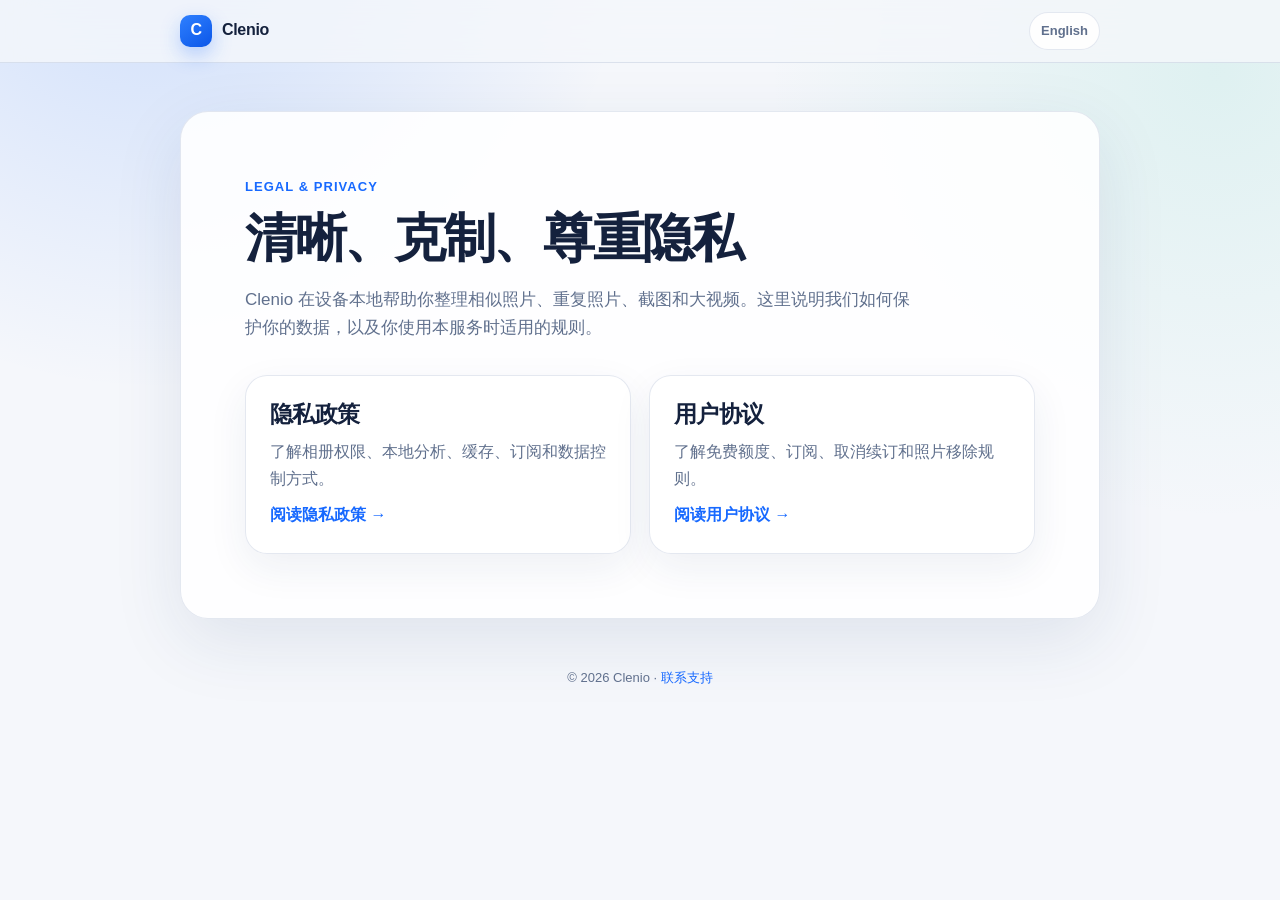
<file: index.html>
<!doctype html><html lang="zh-CN"><head>  <meta charset="utf-8">  <meta name="viewport" content="width=device-width, initial-scale=1, viewport-fit=cover">  <meta name="description" content="Clenio 隐私政策与用户协议">  <meta name="theme-color" content="#1769ff">  <title>Clenio · 法律与隐私</title>  <link rel="stylesheet" href="./styles.css"></head><body>  <header class="site-header">    <div class="header-inner">      <a class="brand" href="./"><span class="brand-mark">C</span>Clenio</a>      <a class="language" href="./en/" lang="en">English</a>    </div>  </header>  <main>    <article class="document">      <p class="eyebrow">Legal &amp; Privacy</p>      <h1>清晰、克制、尊重隐私</h1>      <p class="summary">Clenio 在设备本地帮助你整理相似照片、重复照片、截图和大视频。这里说明我们如何保护你的数据，以及你使用本服务时适用的规则。</p>      <div class="home-grid">        <a class="home-card" href="./privacy/">          <h2>隐私政策</h2>          <p>了解相册权限、本地分析、缓存、订阅和数据控制方式。</p>          <span>阅读隐私政策 →</span>        </a>        <a class="home-card" href="./terms/">          <h2>用户协议</h2>          <p>了解免费额度、订阅、取消续订和照片移除规则。</p>          <span>阅读用户协议 →</span>        </a>      </div>    </article>  </main>  <footer>© 2026 Clenio · <a href="mailto:fei316411@gmail.com">联系支持</a></footer></body></html>
</file>
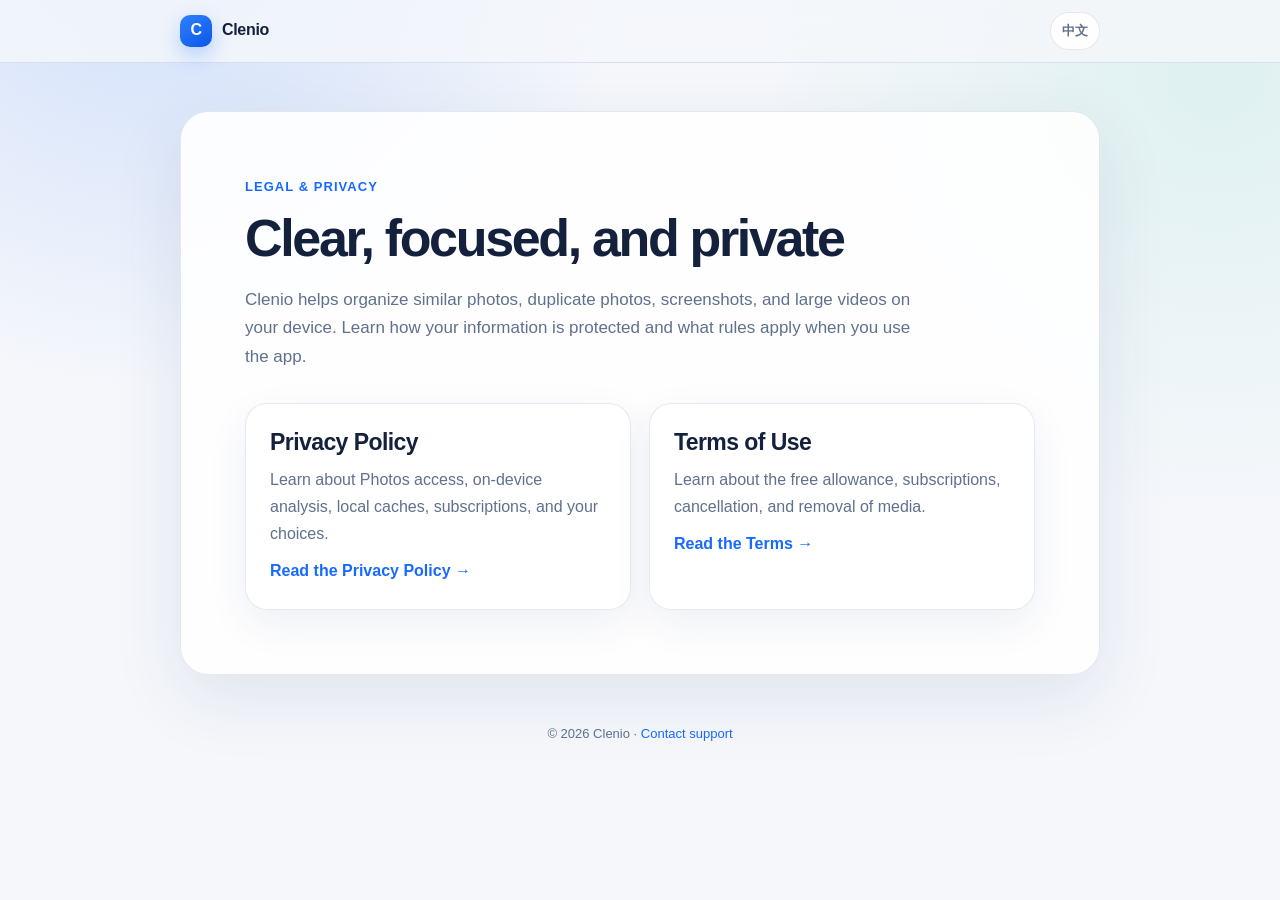
<file: en/index.html>
<!doctype html><html lang="en"><head>  <meta charset="utf-8">  <meta name="viewport" content="width=device-width, initial-scale=1, viewport-fit=cover">  <meta name="description" content="Clenio Privacy Policy and Terms of Use">  <meta name="theme-color" content="#1769ff">  <title>Clenio · Legal &amp; Privacy</title>  <link rel="stylesheet" href="../styles.css"></head><body>  <header class="site-header"><div class="header-inner"><a class="brand" href="./"><span class="brand-mark">C</span>Clenio</a><a class="language" href="../" lang="zh-CN">中文</a></div></header>  <main><article class="document">    <p class="eyebrow">Legal &amp; Privacy</p>    <h1>Clear, focused, and private</h1>    <p class="summary">Clenio helps organize similar photos, duplicate photos, screenshots, and large videos on your device. Learn how your information is protected and what rules apply when you use the app.</p>    <div class="home-grid">      <a class="home-card" href="../privacy/en/"><h2>Privacy Policy</h2><p>Learn about Photos access, on-device analysis, local caches, subscriptions, and your choices.</p><span>Read the Privacy Policy →</span></a>      <a class="home-card" href="../terms/en/"><h2>Terms of Use</h2><p>Learn about the free allowance, subscriptions, cancellation, and removal of media.</p><span>Read the Terms →</span></a>    </div>  </article></main>  <footer>© 2026 Clenio · <a href="mailto:fei316411@gmail.com">Contact support</a></footer></body></html>
</file>
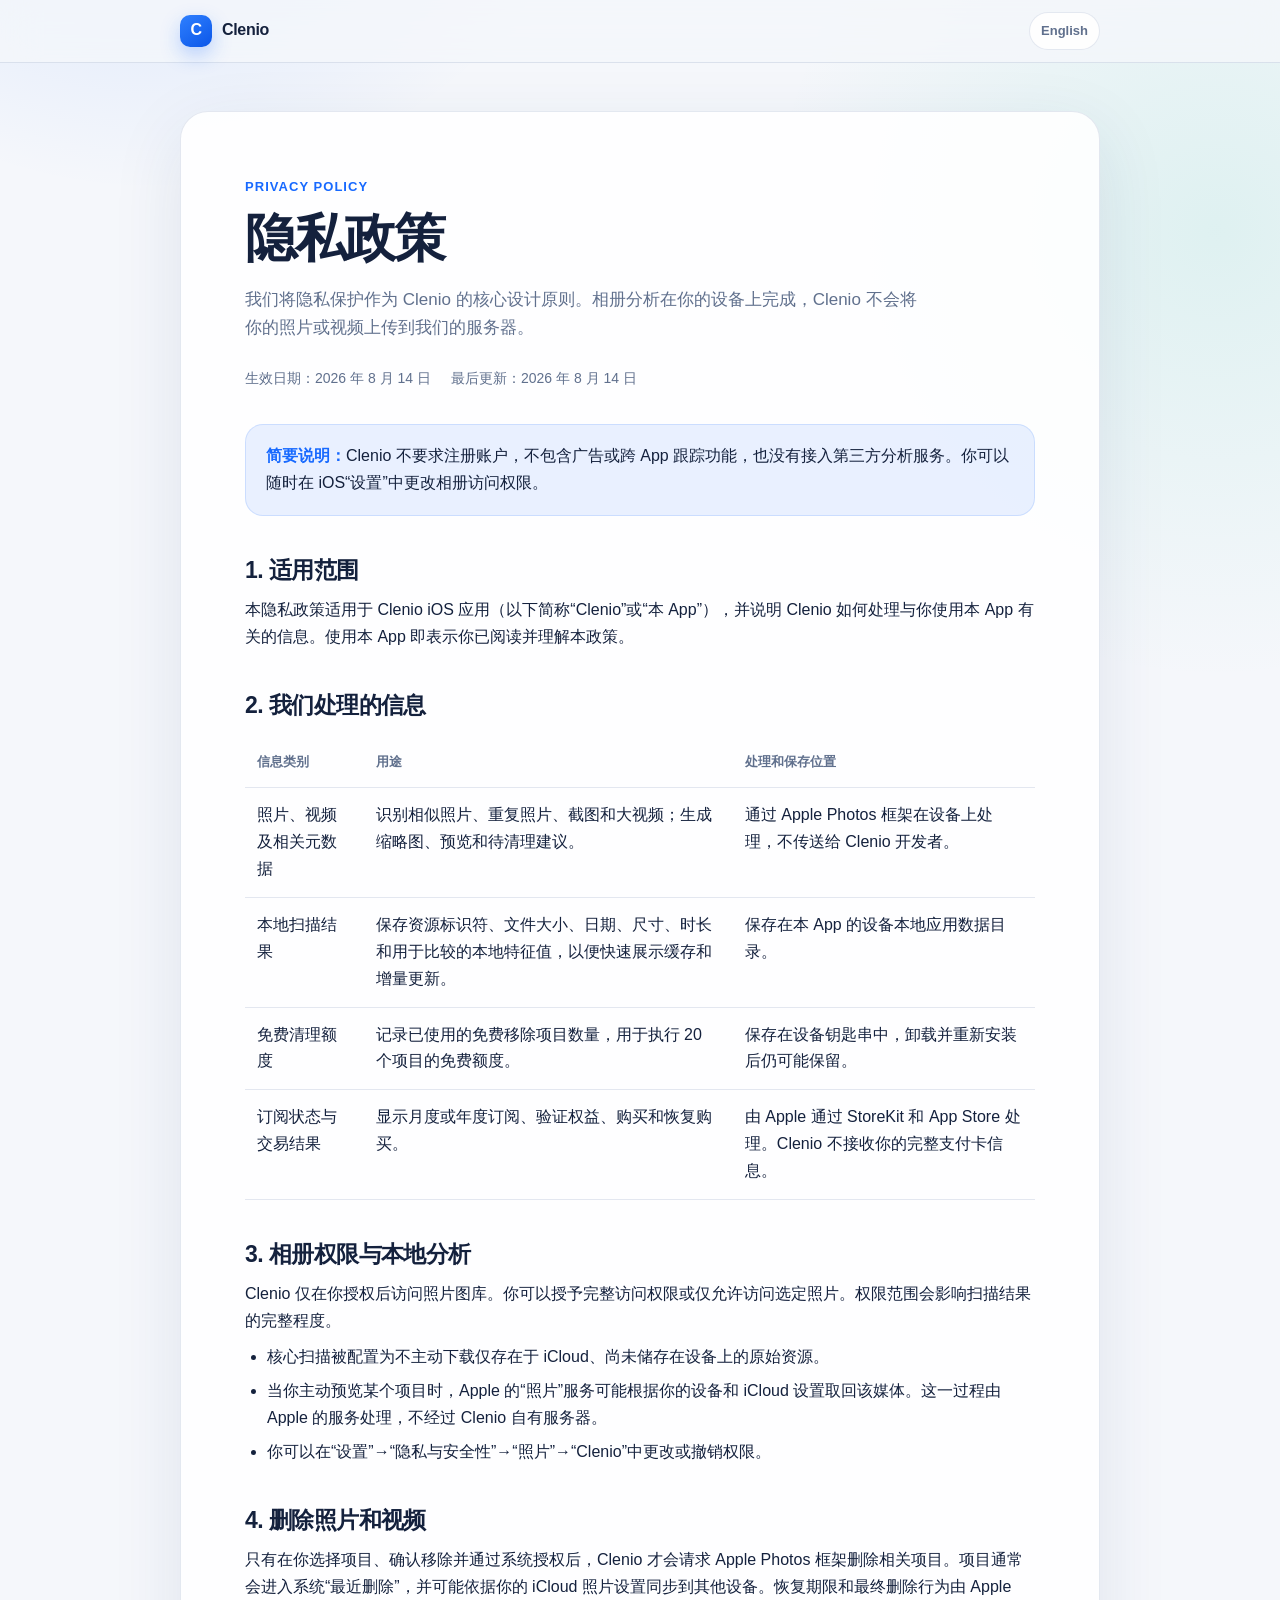
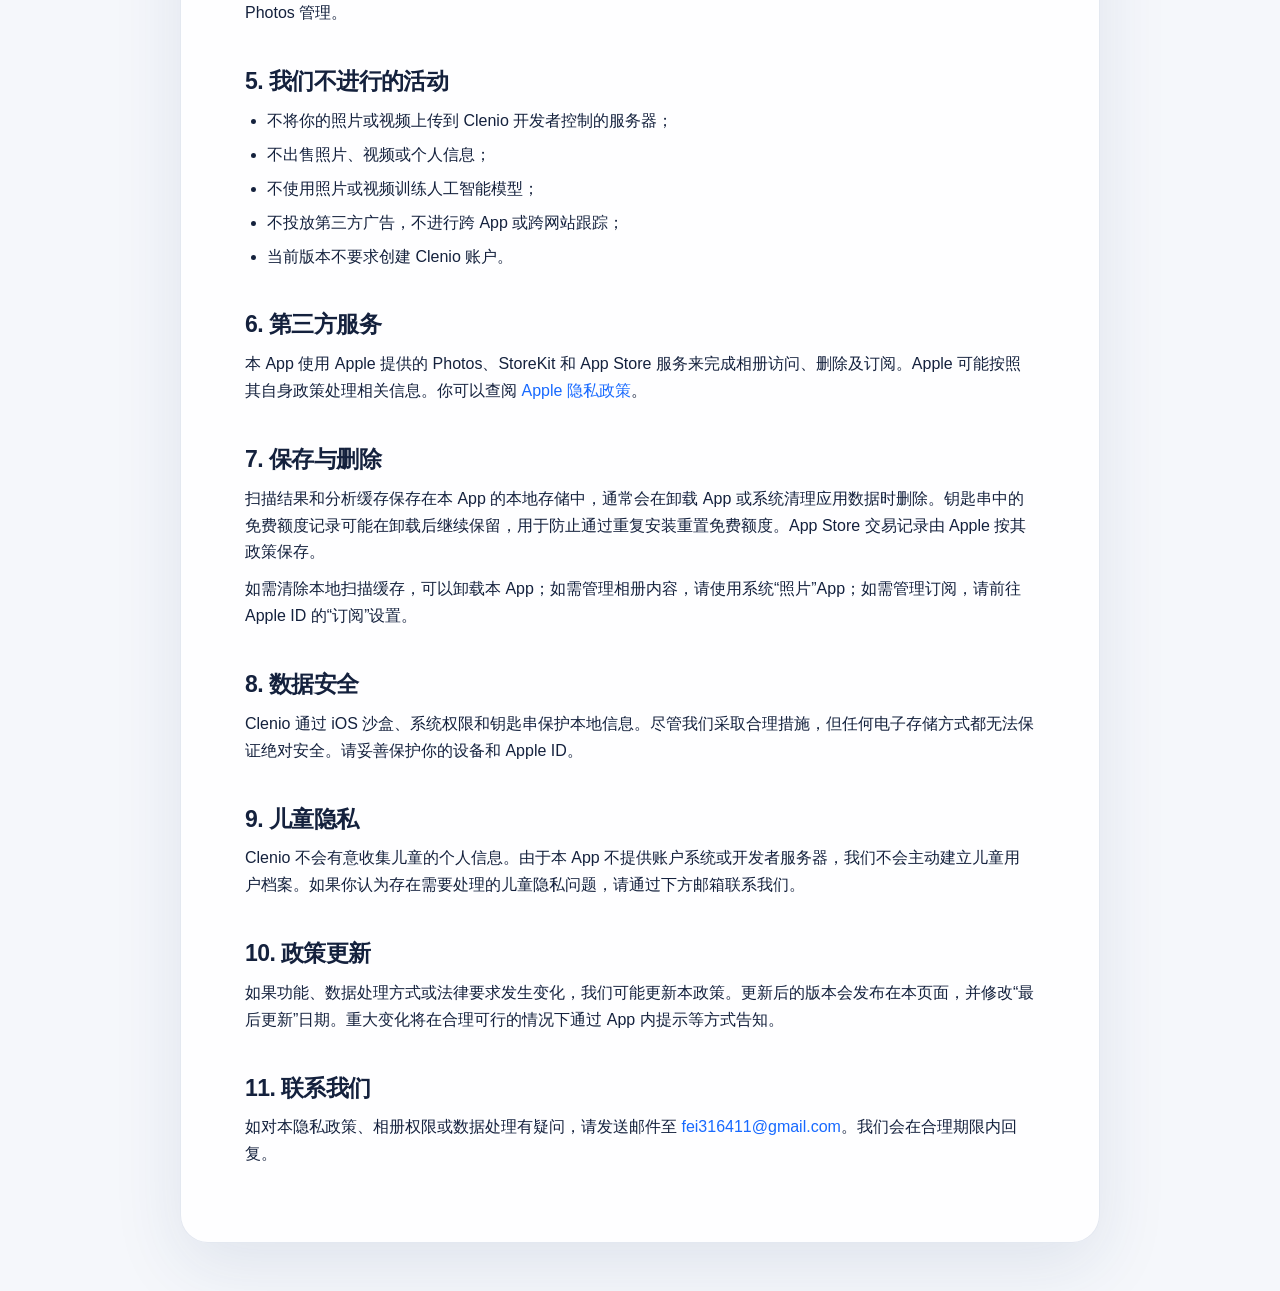
<file: privacy/index.html>
<!doctype html><html lang="zh-CN"><head>  <meta charset="utf-8">  <meta name="viewport" content="width=device-width, initial-scale=1, viewport-fit=cover">  <meta name="description" content="Clenio 隐私政策">  <meta name="theme-color" content="#1769ff">  <title>Clenio 隐私政策</title>  <link rel="stylesheet" href="../styles.css"></head><body>  <header class="site-header"><div class="header-inner"><a class="brand" href="../"><span class="brand-mark">C</span>Clenio</a><a class="language" href="./en/" lang="en">English</a></div></header>  <main><article class="document">    <p class="eyebrow">Privacy Policy</p>    <h1>隐私政策</h1>    <p class="summary">我们将隐私保护作为 Clenio 的核心设计原则。相册分析在你的设备上完成，Clenio 不会将你的照片或视频上传到我们的服务器。</p>    <div class="meta"><span>生效日期：2026 年 8 月 14 日</span><span>最后更新：2026 年 8 月 14 日</span></div>    <div class="notice"><strong>简要说明：</strong>Clenio 不要求注册账户，不包含广告或跨 App 跟踪功能，也没有接入第三方分析服务。你可以随时在 iOS“设置”中更改相册访问权限。</div>    <section><h2>1. 适用范围</h2><p>本隐私政策适用于 Clenio iOS 应用（以下简称“Clenio”或“本 App”），并说明 Clenio 如何处理与你使用本 App 有关的信息。使用本 App 即表示你已阅读并理解本政策。</p></section>    <section><h2>2. 我们处理的信息</h2>      <div class="table-wrap"><table><thead><tr><th>信息类别</th><th>用途</th><th>处理和保存位置</th></tr></thead><tbody>        <tr><td>照片、视频及相关元数据</td><td>识别相似照片、重复照片、截图和大视频；生成缩略图、预览和待清理建议。</td><td>通过 Apple Photos 框架在设备上处理，不传送给 Clenio 开发者。</td></tr>        <tr><td>本地扫描结果</td><td>保存资源标识符、文件大小、日期、尺寸、时长和用于比较的本地特征值，以便快速展示缓存和增量更新。</td><td>保存在本 App 的设备本地应用数据目录。</td></tr>        <tr><td>免费清理额度</td><td>记录已使用的免费移除项目数量，用于执行 20 个项目的免费额度。</td><td>保存在设备钥匙串中，卸载并重新安装后仍可能保留。</td></tr>        <tr><td>订阅状态与交易结果</td><td>显示月度或年度订阅、验证权益、购买和恢复购买。</td><td>由 Apple 通过 StoreKit 和 App Store 处理。Clenio 不接收你的完整支付卡信息。</td></tr>      </tbody></table></div>    </section>    <section><h2>3. 相册权限与本地分析</h2>      <p>Clenio 仅在你授权后访问照片图库。你可以授予完整访问权限或仅允许访问选定照片。权限范围会影响扫描结果的完整程度。</p>      <ul>        <li>核心扫描被配置为不主动下载仅存在于 iCloud、尚未储存在设备上的原始资源。</li>        <li>当你主动预览某个项目时，Apple 的“照片”服务可能根据你的设备和 iCloud 设置取回该媒体。这一过程由 Apple 的服务处理，不经过 Clenio 自有服务器。</li>        <li>你可以在“设置”→“隐私与安全性”→“照片”→“Clenio”中更改或撤销权限。</li>      </ul>    </section>    <section><h2>4. 删除照片和视频</h2><p>只有在你选择项目、确认移除并通过系统授权后，Clenio 才会请求 Apple Photos 框架删除相关项目。项目通常会进入系统“最近删除”，并可能依据你的 iCloud 照片设置同步到其他设备。恢复期限和最终删除行为由 Apple Photos 管理。</p></section>    <section><h2>5. 我们不进行的活动</h2><ul>      <li>不将你的照片或视频上传到 Clenio 开发者控制的服务器；</li>      <li>不出售照片、视频或个人信息；</li>      <li>不使用照片或视频训练人工智能模型；</li>      <li>不投放第三方广告，不进行跨 App 或跨网站跟踪；</li>      <li>当前版本不要求创建 Clenio 账户。</li>    </ul></section>    <section><h2>6. 第三方服务</h2><p>本 App 使用 Apple 提供的 Photos、StoreKit 和 App Store 服务来完成相册访问、删除及订阅。Apple 可能按照其自身政策处理相关信息。你可以查阅 <a href="https://www.apple.com/legal/privacy/" rel="noopener">Apple 隐私政策</a>。</p></section>    <section><h2>7. 保存与删除</h2><p>扫描结果和分析缓存保存在本 App 的本地存储中，通常会在卸载 App 或系统清理应用数据时删除。钥匙串中的免费额度记录可能在卸载后继续保留，用于防止通过重复安装重置免费额度。App Store 交易记录由 Apple 按其政策保存。</p><p>如需清除本地扫描缓存，可以卸载本 App；如需管理相册内容，请使用系统“照片”App；如需管理订阅，请前往 Apple ID 的“订阅”设置。</p></section>    <section><h2>8. 数据安全</h2><p>Clenio 通过 iOS 沙盒、系统权限和钥匙串保护本地信息。尽管我们采取合理措施，但任何电子存储方式都无法保证绝对安全。请妥善保护你的设备和 Apple ID。</p></section>    <section><h2>9. 儿童隐私</h2><p>Clenio 不会有意收集儿童的个人信息。由于本 App 不提供账户系统或开发者服务器，我们不会主动建立儿童用户档案。如果你认为存在需要处理的儿童隐私问题，请通过下方邮箱联系我们。</p></section>    <section><h2>10. 政策更新</h2><p>如果功能、数据处理方式或法律要求发生变化，我们可能更新本政策。更新后的版本会发布在本页面，并修改“最后更新”日期。重大变化将在合理可行的情况下通过 App 内提示等方式告知。</p></section>    <section><h2>11. 联系我们</h2><p>如对本隐私政策、相册权限或数据处理有疑问，请发送邮件至 <a href="mailto:fei316411@gmail.com">fei316411@gmail.com</a>。我们会在合理期限内回复。</p></section>  </article></main>
</file>
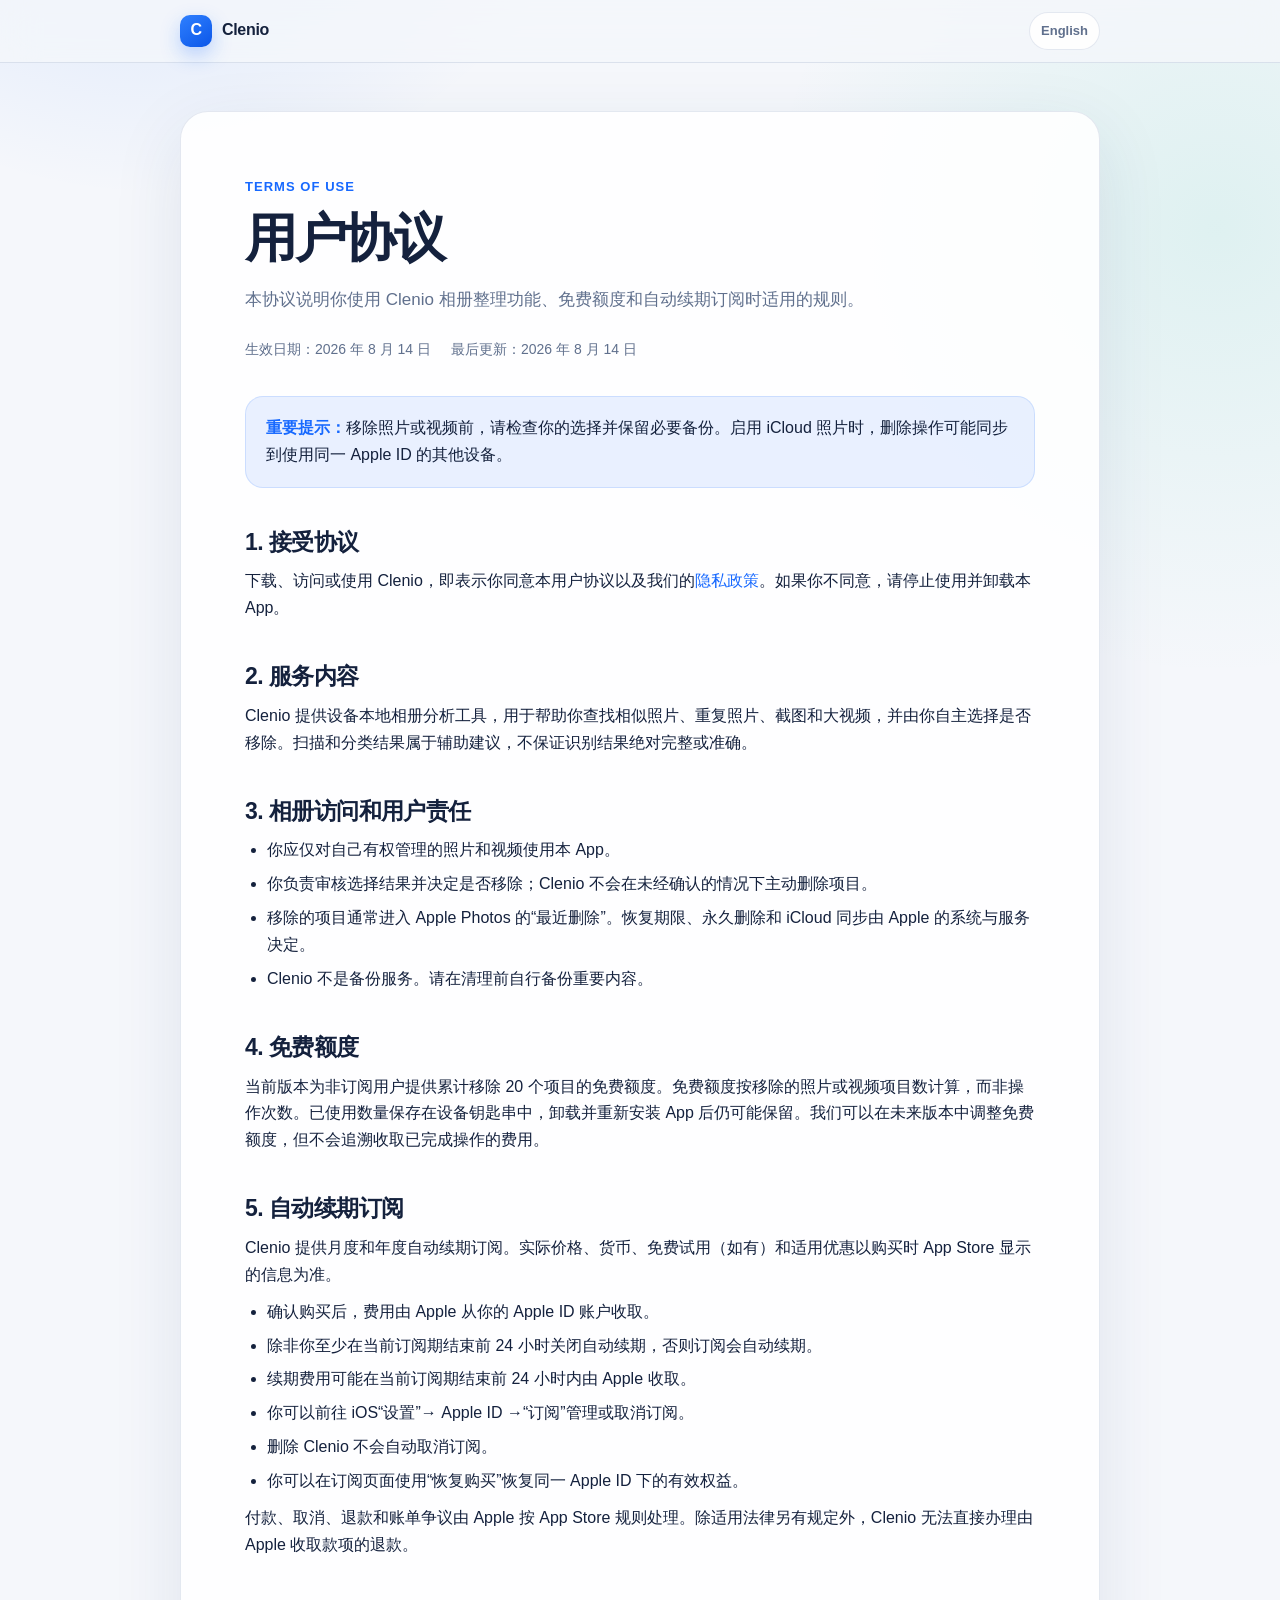
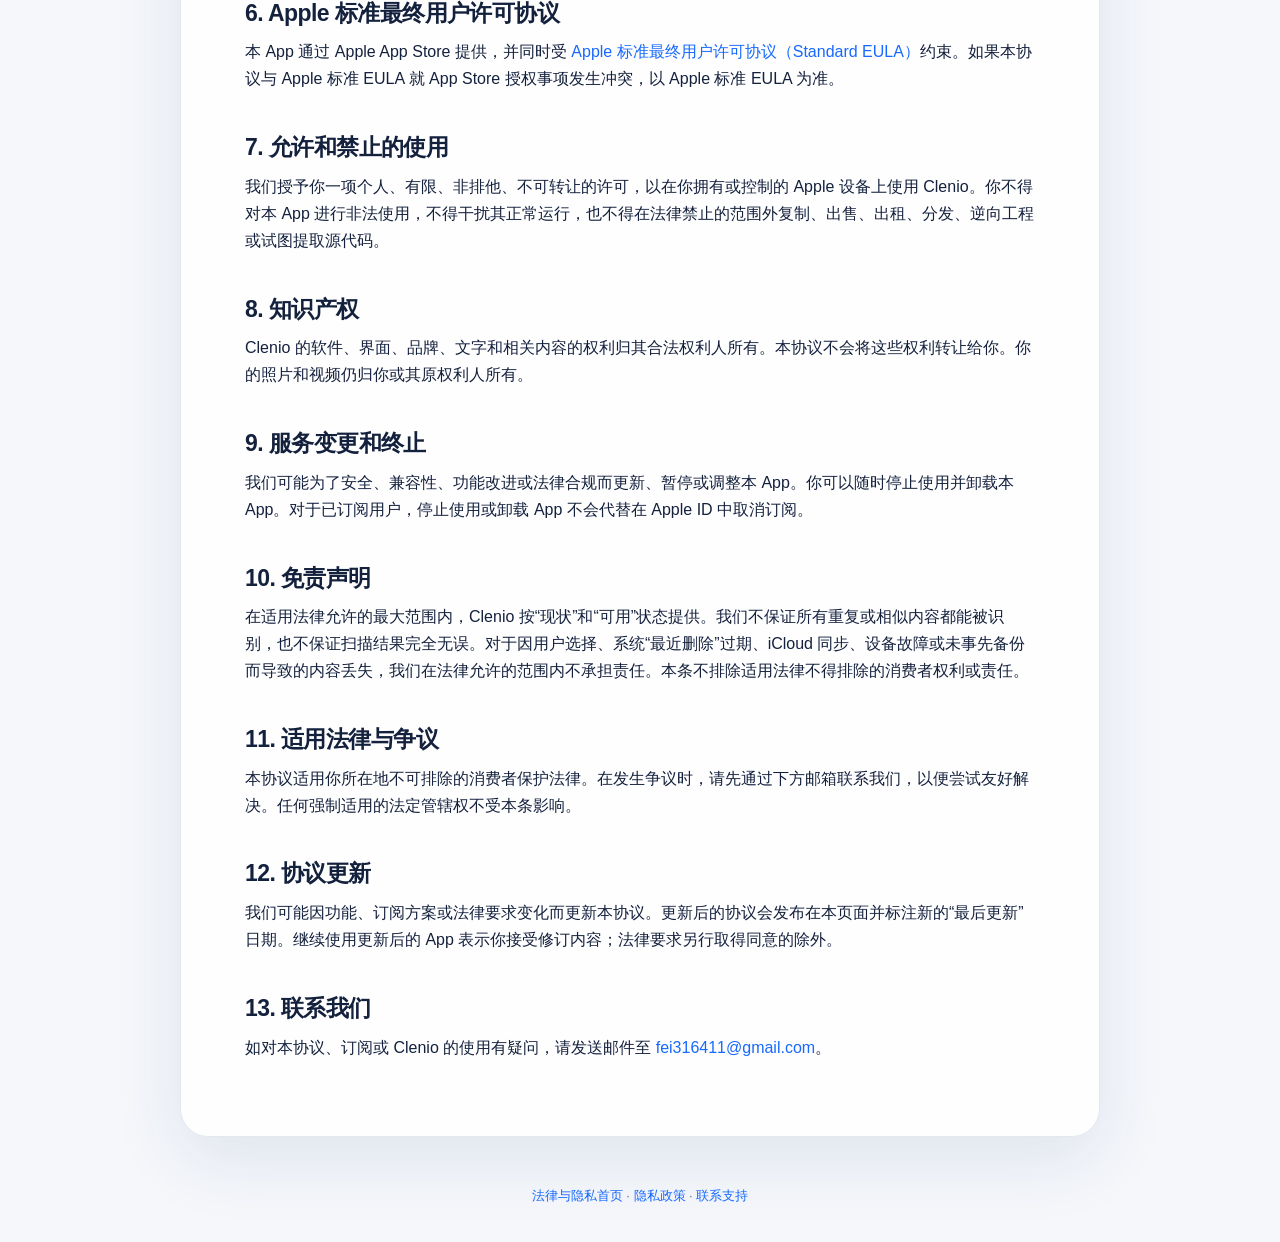
<file: terms/index.html>
<!doctype html><html lang="zh-CN"><head>  <meta charset="utf-8">  <meta name="viewport" content="width=device-width, initial-scale=1, viewport-fit=cover">  <meta name="description" content="Clenio 用户协议">  <meta name="theme-color" content="#1769ff">  <title>Clenio 用户协议</title>  <link rel="stylesheet" href="../styles.css"></head><body>  <header class="site-header"><div class="header-inner"><a class="brand" href="../"><span class="brand-mark">C</span>Clenio</a><a class="language" href="./en/" lang="en">English</a></div></header>  <main><article class="document">    <p class="eyebrow">Terms of Use</p><h1>用户协议</h1>    <p class="summary">本协议说明你使用 Clenio 相册整理功能、免费额度和自动续期订阅时适用的规则。</p>    <div class="meta"><span>生效日期：2026 年 8 月 14 日</span><span>最后更新：2026 年 8 月 14 日</span></div>    <div class="notice"><strong>重要提示：</strong>移除照片或视频前，请检查你的选择并保留必要备份。启用 iCloud 照片时，删除操作可能同步到使用同一 Apple ID 的其他设备。</div>    <section><h2>1. 接受协议</h2><p>下载、访问或使用 Clenio，即表示你同意本用户协议以及我们的<a href="../privacy/">隐私政策</a>。如果你不同意，请停止使用并卸载本 App。</p></section>    <section><h2>2. 服务内容</h2><p>Clenio 提供设备本地相册分析工具，用于帮助你查找相似照片、重复照片、截图和大视频，并由你自主选择是否移除。扫描和分类结果属于辅助建议，不保证识别结果绝对完整或准确。</p></section>    <section><h2>3. 相册访问和用户责任</h2><ul>      <li>你应仅对自己有权管理的照片和视频使用本 App。</li>      <li>你负责审核选择结果并决定是否移除；Clenio 不会在未经确认的情况下主动删除项目。</li>      <li>移除的项目通常进入 Apple Photos 的“最近删除”。恢复期限、永久删除和 iCloud 同步由 Apple 的系统与服务决定。</li>      <li>Clenio 不是备份服务。请在清理前自行备份重要内容。</li>    </ul></section>    <section><h2>4. 免费额度</h2><p>当前版本为非订阅用户提供累计移除 20 个项目的免费额度。免费额度按移除的照片或视频项目数计算，而非操作次数。已使用数量保存在设备钥匙串中，卸载并重新安装 App 后仍可能保留。我们可以在未来版本中调整免费额度，但不会追溯收取已完成操作的费用。</p></section>    <section><h2>5. 自动续期订阅</h2><p>Clenio 提供月度和年度自动续期订阅。实际价格、货币、免费试用（如有）和适用优惠以购买时 App Store 显示的信息为准。</p><ul>      <li>确认购买后，费用由 Apple 从你的 Apple ID 账户收取。</li>      <li>除非你至少在当前订阅期结束前 24 小时关闭自动续期，否则订阅会自动续期。</li>      <li>续期费用可能在当前订阅期结束前 24 小时内由 Apple 收取。</li>      <li>你可以前往 iOS“设置”→ Apple ID →“订阅”管理或取消订阅。</li>      <li>删除 Clenio 不会自动取消订阅。</li>      <li>你可以在订阅页面使用“恢复购买”恢复同一 Apple ID 下的有效权益。</li>    </ul><p>付款、取消、退款和账单争议由 Apple 按 App Store 规则处理。除适用法律另有规定外，Clenio 无法直接办理由 Apple 收取款项的退款。</p></section>    <section><h2>6. Apple 标准最终用户许可协议</h2><p>本 App 通过 Apple App Store 提供，并同时受 <a href="https://www.apple.com/legal/internet-services/itunes/dev/stdeula/" rel="noopener">Apple 标准最终用户许可协议（Standard EULA）</a>约束。如果本协议与 Apple 标准 EULA 就 App Store 授权事项发生冲突，以 Apple 标准 EULA 为准。</p></section>    <section><h2>7. 允许和禁止的使用</h2><p>我们授予你一项个人、有限、非排他、不可转让的许可，以在你拥有或控制的 Apple 设备上使用 Clenio。你不得对本 App 进行非法使用，不得干扰其正常运行，也不得在法律禁止的范围外复制、出售、出租、分发、逆向工程或试图提取源代码。</p></section>    <section><h2>8. 知识产权</h2><p>Clenio 的软件、界面、品牌、文字和相关内容的权利归其合法权利人所有。本协议不会将这些权利转让给你。你的照片和视频仍归你或其原权利人所有。</p></section>    <section><h2>9. 服务变更和终止</h2><p>我们可能为了安全、兼容性、功能改进或法律合规而更新、暂停或调整本 App。你可以随时停止使用并卸载本 App。对于已订阅用户，停止使用或卸载 App 不会代替在 Apple ID 中取消订阅。</p></section>    <section><h2>10. 免责声明</h2><p>在适用法律允许的最大范围内，Clenio 按“现状”和“可用”状态提供。我们不保证所有重复或相似内容都能被识别，也不保证扫描结果完全无误。对于因用户选择、系统“最近删除”过期、iCloud 同步、设备故障或未事先备份而导致的内容丢失，我们在法律允许的范围内不承担责任。本条不排除适用法律不得排除的消费者权利或责任。</p></section>    <section><h2>11. 适用法律与争议</h2><p>本协议适用你所在地不可排除的消费者保护法律。在发生争议时，请先通过下方邮箱联系我们，以便尝试友好解决。任何强制适用的法定管辖权不受本条影响。</p></section>    <section><h2>12. 协议更新</h2><p>我们可能因功能、订阅方案或法律要求变化而更新本协议。更新后的协议会发布在本页面并标注新的“最后更新”日期。继续使用更新后的 App 表示你接受修订内容；法律要求另行取得同意的除外。</p></section>    <section><h2>13. 联系我们</h2><p>如对本协议、订阅或 Clenio 的使用有疑问，请发送邮件至 <a href="mailto:fei316411@gmail.com">fei316411@gmail.com</a>。</p></section>  </article></main>  <footer><a href="../">法律与隐私首页</a> · <a href="../privacy/">隐私政策</a> · <a href="mailto:fei316411@gmail.com">联系支持</a></footer></body></html>
</file>
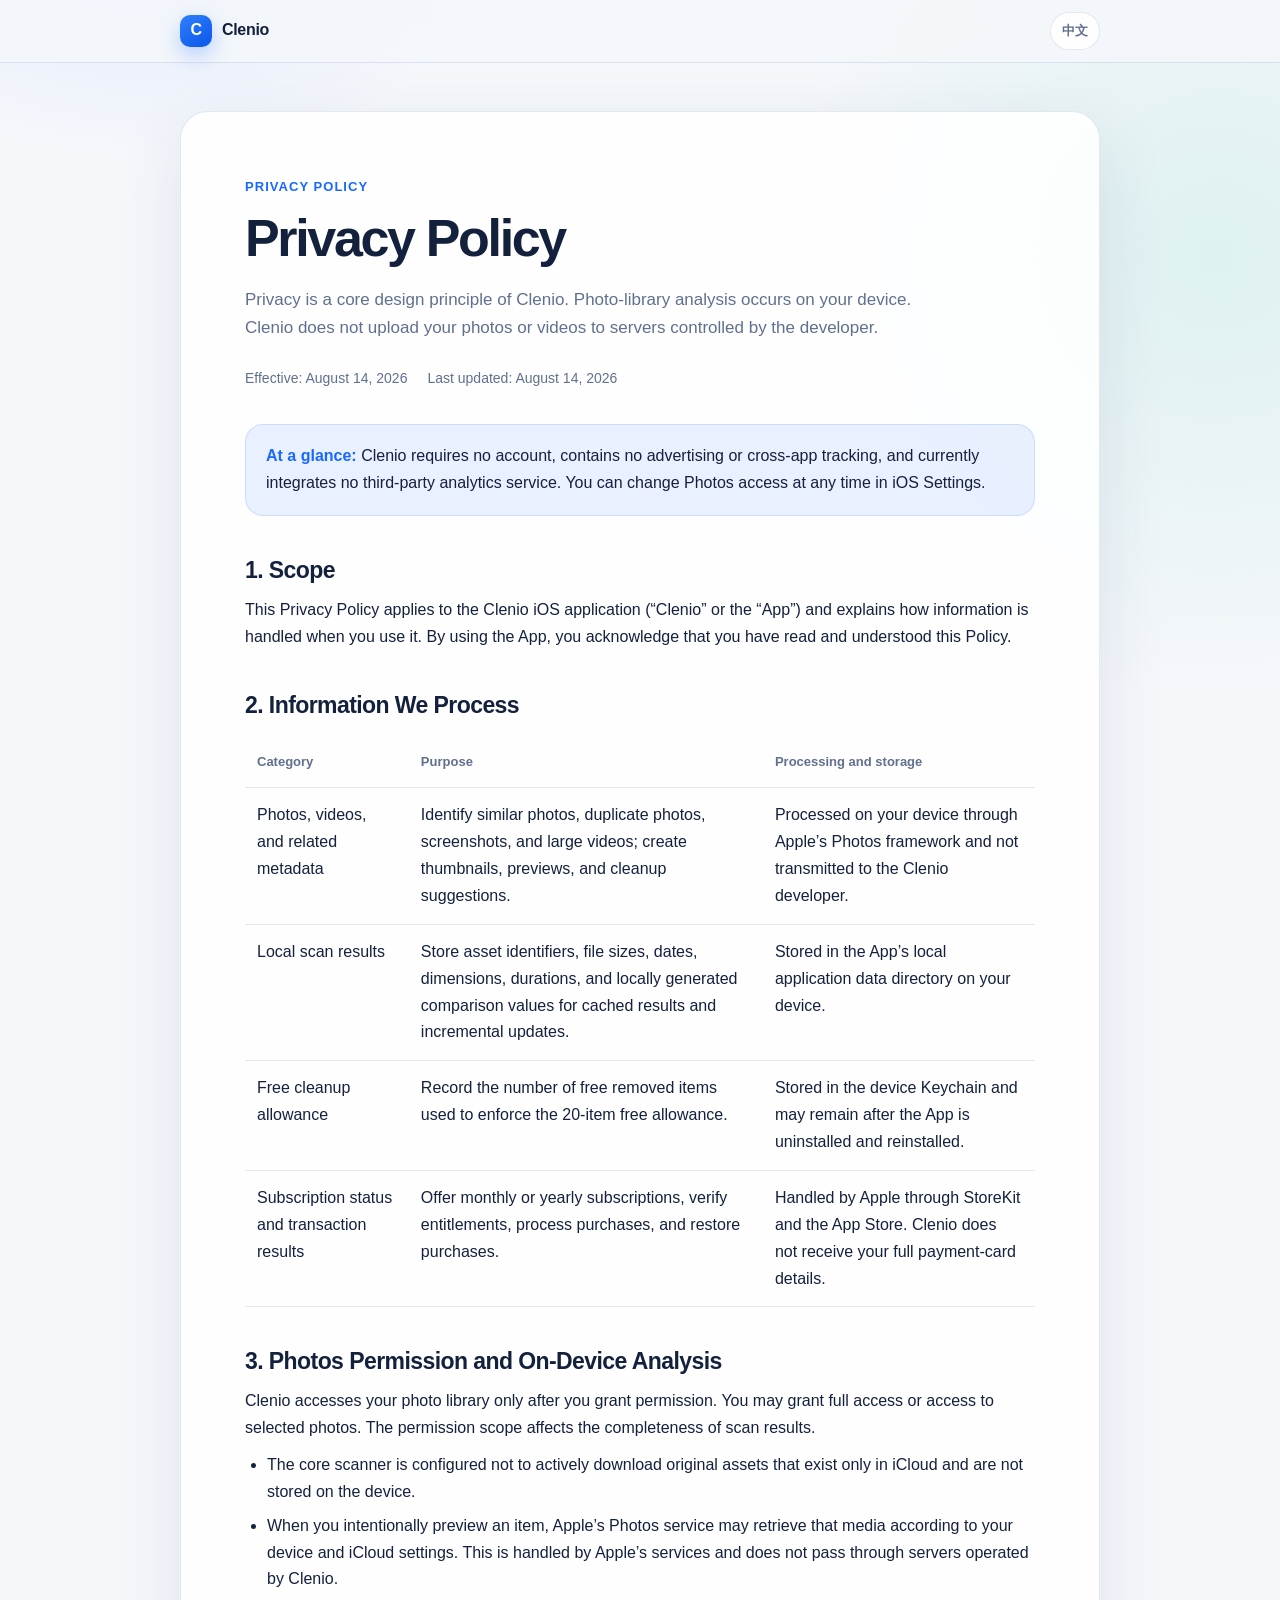
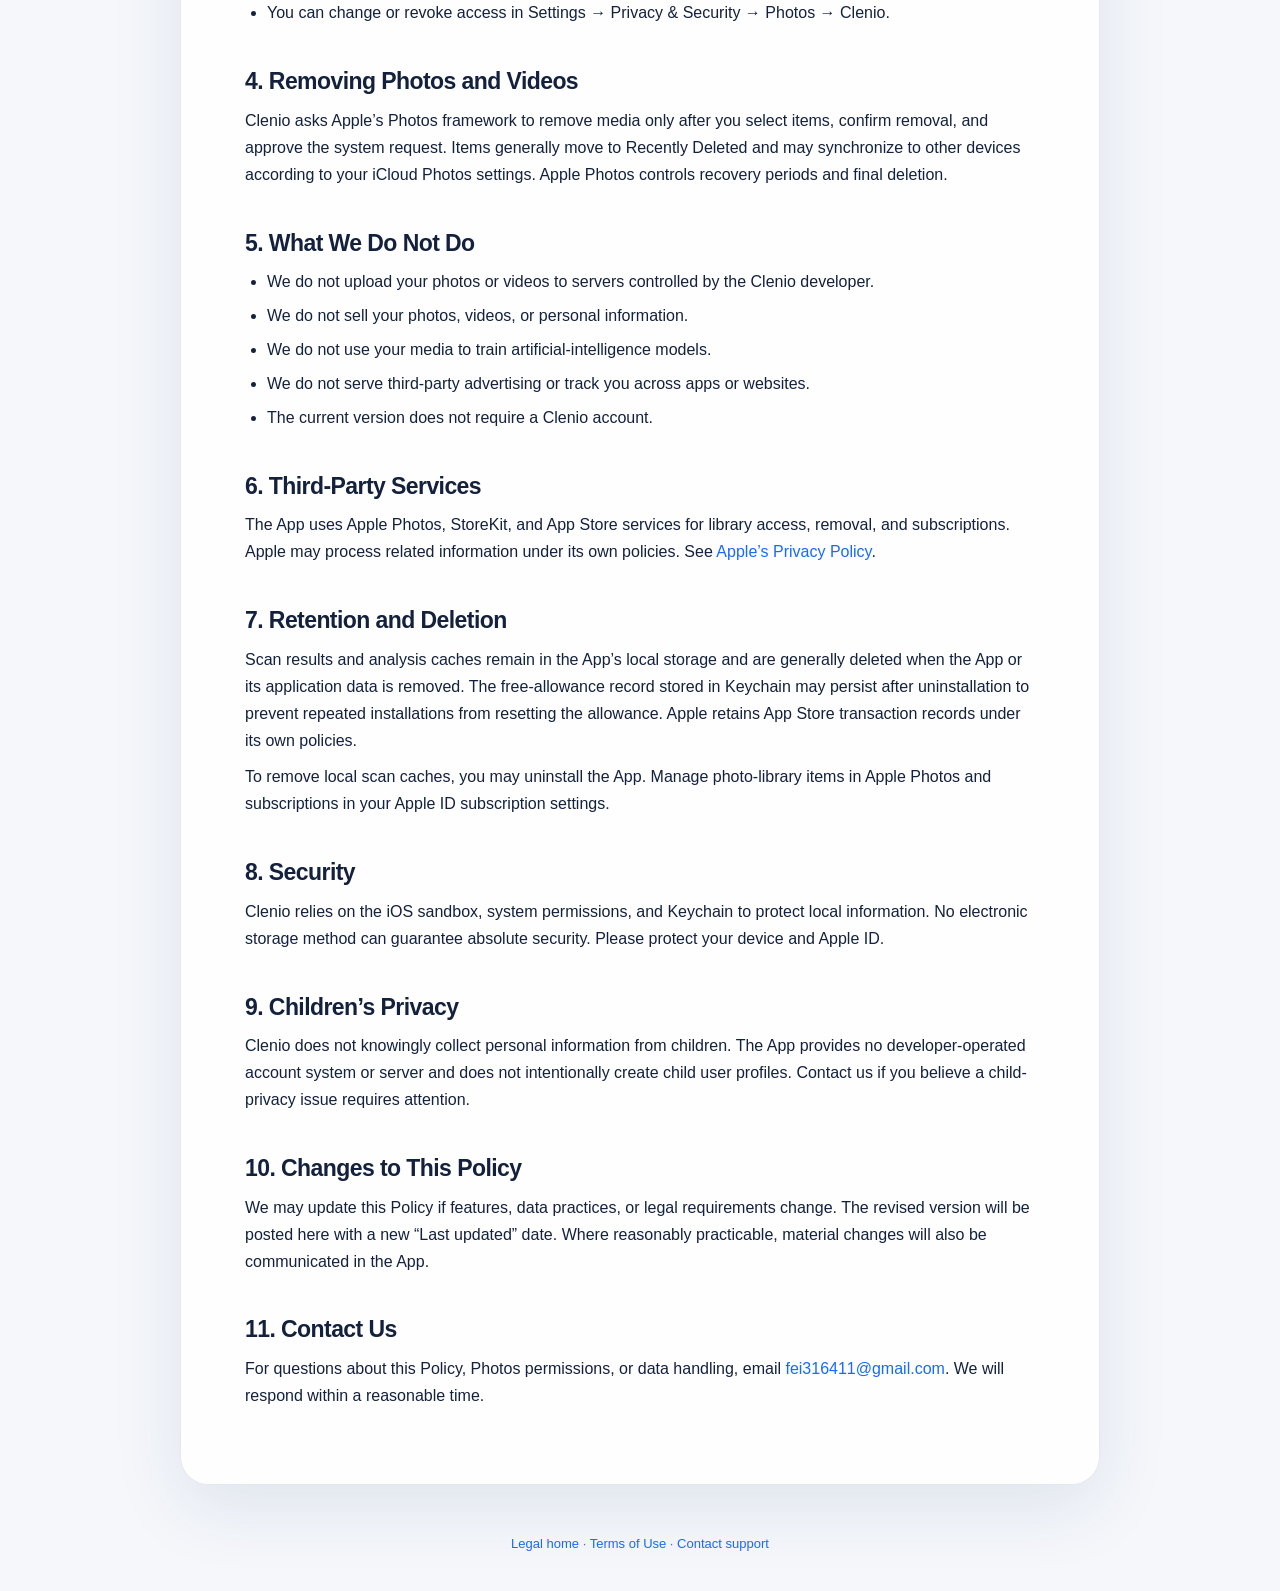
<file: privacy/en/index.html>
<!doctype html><html lang="en"><head>  <meta charset="utf-8">  <meta name="viewport" content="width=device-width, initial-scale=1, viewport-fit=cover">  <meta name="description" content="Clenio Privacy Policy">  <meta name="theme-color" content="#1769ff">  <title>Clenio Privacy Policy</title>  <link rel="stylesheet" href="../../styles.css"></head><body>  <header class="site-header"><div class="header-inner"><a class="brand" href="../../en/"><span class="brand-mark">C</span>Clenio</a><a class="language" href="../" lang="zh-CN">中文</a></div></header>  <main><article class="document">    <p class="eyebrow">Privacy Policy</p><h1>Privacy Policy</h1>    <p class="summary">Privacy is a core design principle of Clenio. Photo-library analysis occurs on your device. Clenio does not upload your photos or videos to servers controlled by the developer.</p>    <div class="meta"><span>Effective: August 14, 2026</span><span>Last updated: August 14, 2026</span></div>    <div class="notice"><strong>At a glance:</strong> Clenio requires no account, contains no advertising or cross-app tracking, and currently integrates no third-party analytics service. You can change Photos access at any time in iOS Settings.</div>    <section><h2>1. Scope</h2><p>This Privacy Policy applies to the Clenio iOS application (“Clenio” or the “App”) and explains how information is handled when you use it. By using the App, you acknowledge that you have read and understood this Policy.</p></section>    <section><h2>2. Information We Process</h2><div class="table-wrap"><table><thead><tr><th>Category</th><th>Purpose</th><th>Processing and storage</th></tr></thead><tbody>      <tr><td>Photos, videos, and related metadata</td><td>Identify similar photos, duplicate photos, screenshots, and large videos; create thumbnails, previews, and cleanup suggestions.</td><td>Processed on your device through Apple’s Photos framework and not transmitted to the Clenio developer.</td></tr>      <tr><td>Local scan results</td><td>Store asset identifiers, file sizes, dates, dimensions, durations, and locally generated comparison values for cached results and incremental updates.</td><td>Stored in the App’s local application data directory on your device.</td></tr>      <tr><td>Free cleanup allowance</td><td>Record the number of free removed items used to enforce the 20-item free allowance.</td><td>Stored in the device Keychain and may remain after the App is uninstalled and reinstalled.</td></tr>      <tr><td>Subscription status and transaction results</td><td>Offer monthly or yearly subscriptions, verify entitlements, process purchases, and restore purchases.</td><td>Handled by Apple through StoreKit and the App Store. Clenio does not receive your full payment-card details.</td></tr>    </tbody></table></div></section>    <section><h2>3. Photos Permission and On-Device Analysis</h2><p>Clenio accesses your photo library only after you grant permission. You may grant full access or access to selected photos. The permission scope affects the completeness of scan results.</p><ul>      <li>The core scanner is configured not to actively download original assets that exist only in iCloud and are not stored on the device.</li>      <li>When you intentionally preview an item, Apple’s Photos service may retrieve that media according to your device and iCloud settings. This is handled by Apple’s services and does not pass through servers operated by Clenio.</li>      <li>You can change or revoke access in Settings → Privacy &amp; Security → Photos → Clenio.</li>    </ul></section>    <section><h2>4. Removing Photos and Videos</h2><p>Clenio asks Apple’s Photos framework to remove media only after you select items, confirm removal, and approve the system request. Items generally move to Recently Deleted and may synchronize to other devices according to your iCloud Photos settings. Apple Photos controls recovery periods and final deletion.</p></section>    <section><h2>5. What We Do Not Do</h2><ul><li>We do not upload your photos or videos to servers controlled by the Clenio developer.</li><li>We do not sell your photos, videos, or personal information.</li><li>We do not use your media to train artificial-intelligence models.</li><li>We do not serve third-party advertising or track you across apps or websites.</li><li>The current version does not require a Clenio account.</li></ul></section>    <section><h2>6. Third-Party Services</h2><p>The App uses Apple Photos, StoreKit, and App Store services for library access, removal, and subscriptions. Apple may process related information under its own policies. See <a href="https://www.apple.com/legal/privacy/" rel="noopener">Apple’s Privacy Policy</a>.</p></section>    <section><h2>7. Retention and Deletion</h2><p>Scan results and analysis caches remain in the App’s local storage and are generally deleted when the App or its application data is removed. The free-allowance record stored in Keychain may persist after uninstallation to prevent repeated installations from resetting the allowance. Apple retains App Store transaction records under its own policies.</p><p>To remove local scan caches, you may uninstall the App. Manage photo-library items in Apple Photos and subscriptions in your Apple ID subscription settings.</p></section>    <section><h2>8. Security</h2><p>Clenio relies on the iOS sandbox, system permissions, and Keychain to protect local information. No electronic storage method can guarantee absolute security. Please protect your device and Apple ID.</p></section>    <section><h2>9. Children’s Privacy</h2><p>Clenio does not knowingly collect personal information from children. The App provides no developer-operated account system or server and does not intentionally create child user profiles. Contact us if you believe a child-privacy issue requires attention.</p></section>    <section><h2>10. Changes to This Policy</h2><p>We may update this Policy if features, data practices, or legal requirements change. The revised version will be posted here with a new “Last updated” date. Where reasonably practicable, material changes will also be communicated in the App.</p></section>    <section><h2>11. Contact Us</h2><p>For questions about this Policy, Photos permissions, or data handling, email <a href="mailto:fei316411@gmail.com">fei316411@gmail.com</a>. We will respond within a reasonable time.</p></section>  </article></main>  <footer><a href="../../en/">Legal home</a> · <a href="../../terms/en/">Terms of Use</a> · <a href="mailto:fei316411@gmail.com">Contact support</a></footer></body></html>
</file>
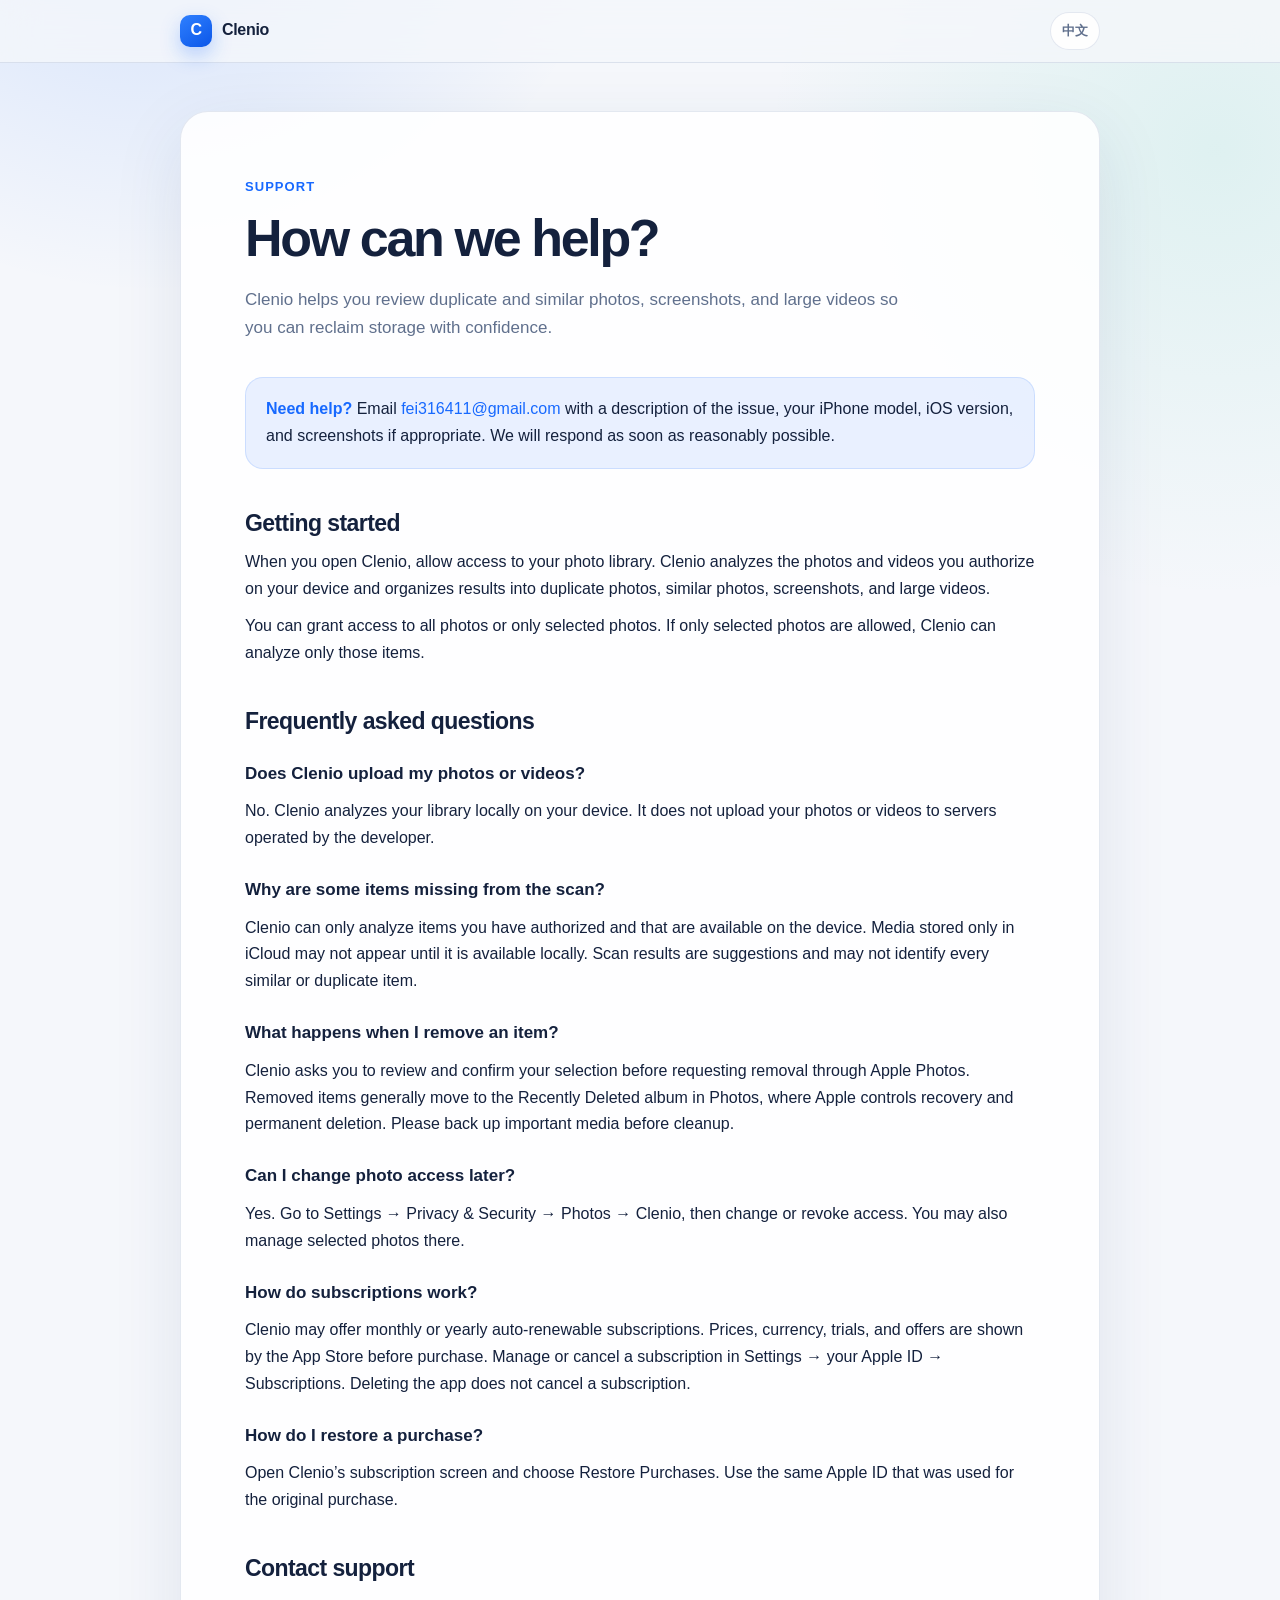
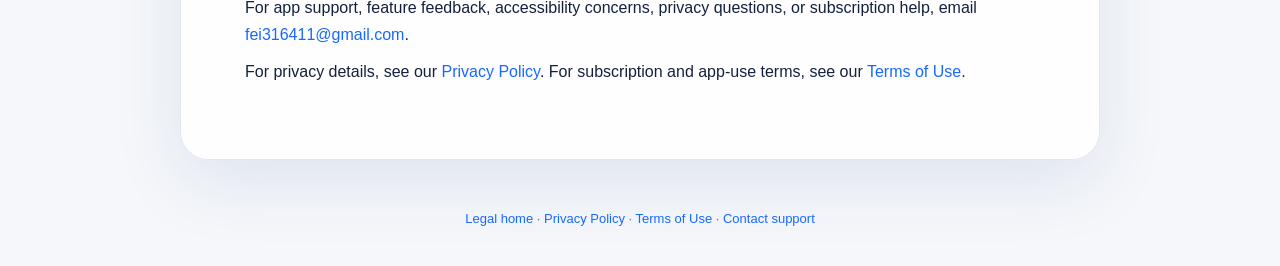
<file: support/en/index.html>
<!doctype html><html lang="en"><head>  <meta charset="utf-8">  <meta name="viewport" content="width=device-width, initial-scale=1, viewport-fit=cover">  <meta name="description" content="Clenio support and frequently asked questions">  <meta name="theme-color" content="#1769ff">  <title>Clenio Support</title>  <link rel="stylesheet" href="../../styles.css"></head><body>  <header class="site-header"><div class="header-inner"><a class="brand" href="../../en/"><span class="brand-mark">C</span>Clenio</a><a class="language" href="../" lang="zh-CN">中文</a></div></header>  <main><article class="document">    <p class="eyebrow">Support</p>    <h1>How can we help?</h1>    <p class="summary">Clenio helps you review duplicate and similar photos, screenshots, and large videos so you can reclaim storage with confidence.</p>    <div class="notice"><strong>Need help?</strong> Email <a href="mailto:fei316411@gmail.com">fei316411@gmail.com</a> with a description of the issue, your iPhone model, iOS version, and screenshots if appropriate. We will respond as soon as reasonably possible.</div>    <section><h2>Getting started</h2><p>When you open Clenio, allow access to your photo library. Clenio analyzes the photos and videos you authorize on your device and organizes results into duplicate photos, similar photos, screenshots, and large videos.</p><p>You can grant access to all photos or only selected photos. If only selected photos are allowed, Clenio can analyze only those items.</p></section>    <section><h2>Frequently asked questions</h2>      <h3>Does Clenio upload my photos or videos?</h3><p>No. Clenio analyzes your library locally on your device. It does not upload your photos or videos to servers operated by the developer.</p>      <h3>Why are some items missing from the scan?</h3><p>Clenio can only analyze items you have authorized and that are available on the device. Media stored only in iCloud may not appear until it is available locally. Scan results are suggestions and may not identify every similar or duplicate item.</p>      <h3>What happens when I remove an item?</h3><p>Clenio asks you to review and confirm your selection before requesting removal through Apple Photos. Removed items generally move to the Recently Deleted album in Photos, where Apple controls recovery and permanent deletion. Please back up important media before cleanup.</p>      <h3>Can I change photo access later?</h3><p>Yes. Go to Settings → Privacy &amp; Security → Photos → Clenio, then change or revoke access. You may also manage selected photos there.</p>      <h3>How do subscriptions work?</h3><p>Clenio may offer monthly or yearly auto-renewable subscriptions. Prices, currency, trials, and offers are shown by the App Store before purchase. Manage or cancel a subscription in Settings → your Apple ID → Subscriptions. Deleting the app does not cancel a subscription.</p>      <h3>How do I restore a purchase?</h3><p>Open Clenio’s subscription screen and choose Restore Purchases. Use the same Apple ID that was used for the original purchase.</p>    </section>    <section><h2>Contact support</h2><p>For app support, feature feedback, accessibility concerns, privacy questions, or subscription help, email <a href="mailto:fei316411@gmail.com">fei316411@gmail.com</a>.</p><p>For privacy details, see our <a href="../../privacy/en/">Privacy Policy</a>. For subscription and app-use terms, see our <a href="../../terms/en/">Terms of Use</a>.</p></section>  </article></main>  <footer><a href="../../en/">Legal home</a> · <a href="../../privacy/en/">Privacy Policy</a> · <a href="../../terms/en/">Terms of Use</a> · <a href="mailto:fei316411@gmail.com">Contact support</a></footer></body></html>
</file>
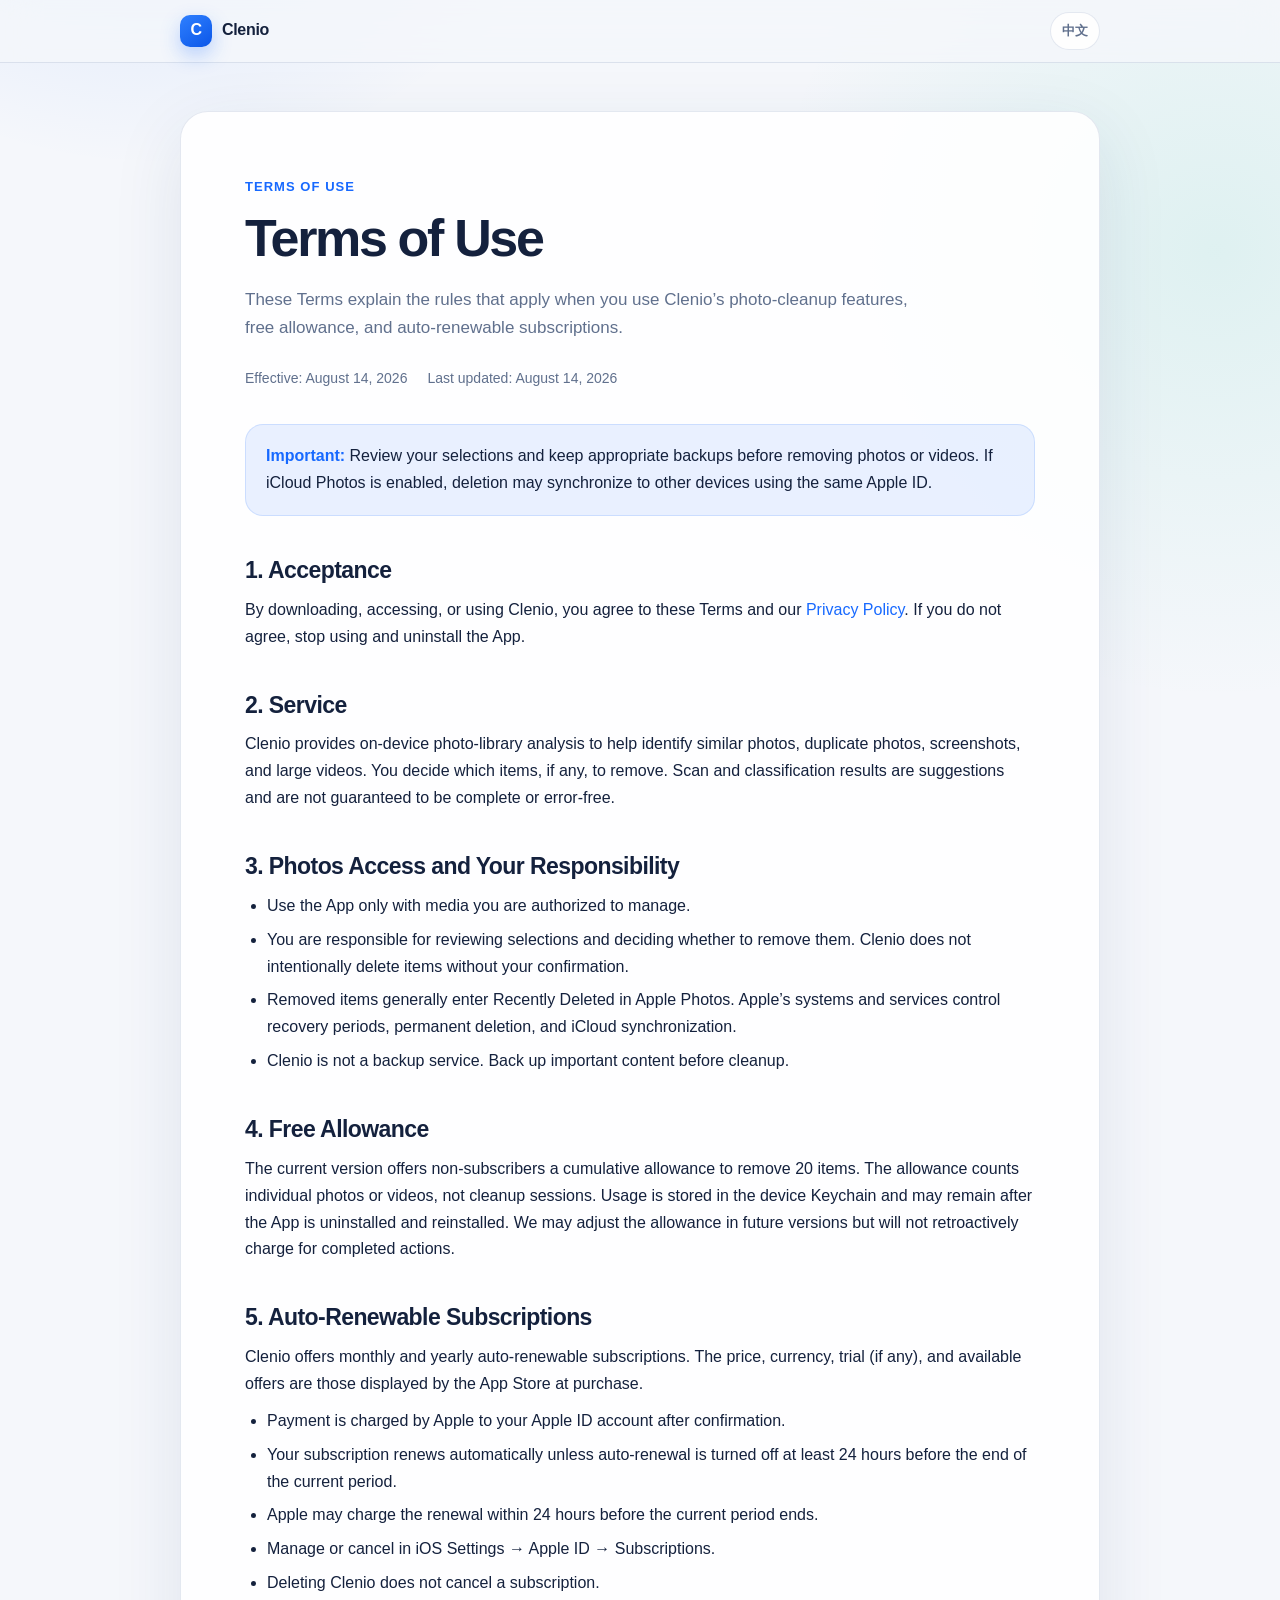
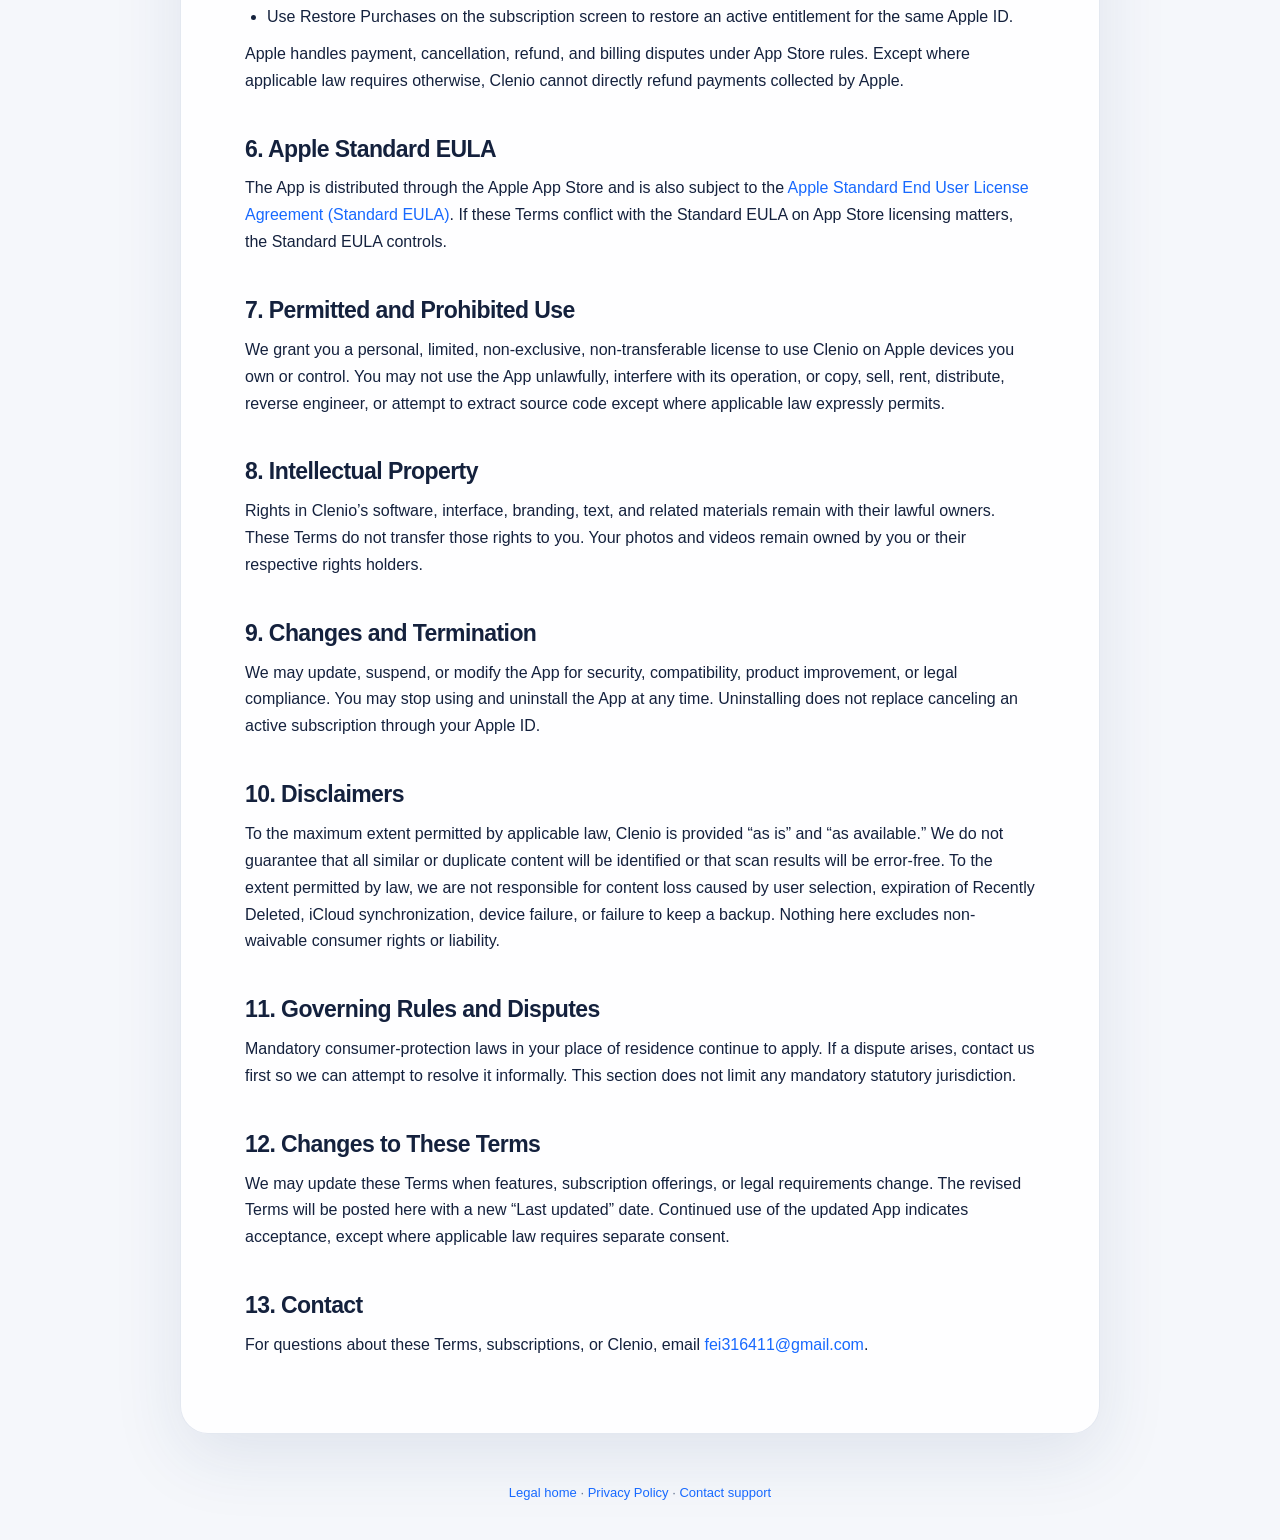
<file: terms/en/index.html>
<!doctype html><html lang="en"><head>  <meta charset="utf-8">  <meta name="viewport" content="width=device-width, initial-scale=1, viewport-fit=cover">  <meta name="description" content="Clenio Terms of Use">  <meta name="theme-color" content="#1769ff">  <title>Clenio Terms of Use</title>  <link rel="stylesheet" href="../../styles.css"></head><body>  <header class="site-header"><div class="header-inner"><a class="brand" href="../../en/"><span class="brand-mark">C</span>Clenio</a><a class="language" href="../" lang="zh-CN">中文</a></div></header>  <main><article class="document">    <p class="eyebrow">Terms of Use</p><h1>Terms of Use</h1>    <p class="summary">These Terms explain the rules that apply when you use Clenio’s photo-cleanup features, free allowance, and auto-renewable subscriptions.</p>    <div class="meta"><span>Effective: August 14, 2026</span><span>Last updated: August 14, 2026</span></div>    <div class="notice"><strong>Important:</strong> Review your selections and keep appropriate backups before removing photos or videos. If iCloud Photos is enabled, deletion may synchronize to other devices using the same Apple ID.</div>    <section><h2>1. Acceptance</h2><p>By downloading, accessing, or using Clenio, you agree to these Terms and our <a href="../../privacy/en/">Privacy Policy</a>. If you do not agree, stop using and uninstall the App.</p></section>    <section><h2>2. Service</h2><p>Clenio provides on-device photo-library analysis to help identify similar photos, duplicate photos, screenshots, and large videos. You decide which items, if any, to remove. Scan and classification results are suggestions and are not guaranteed to be complete or error-free.</p></section>    <section><h2>3. Photos Access and Your Responsibility</h2><ul><li>Use the App only with media you are authorized to manage.</li><li>You are responsible for reviewing selections and deciding whether to remove them. Clenio does not intentionally delete items without your confirmation.</li><li>Removed items generally enter Recently Deleted in Apple Photos. Apple’s systems and services control recovery periods, permanent deletion, and iCloud synchronization.</li><li>Clenio is not a backup service. Back up important content before cleanup.</li></ul></section>    <section><h2>4. Free Allowance</h2><p>The current version offers non-subscribers a cumulative allowance to remove 20 items. The allowance counts individual photos or videos, not cleanup sessions. Usage is stored in the device Keychain and may remain after the App is uninstalled and reinstalled. We may adjust the allowance in future versions but will not retroactively charge for completed actions.</p></section>    <section><h2>5. Auto-Renewable Subscriptions</h2><p>Clenio offers monthly and yearly auto-renewable subscriptions. The price, currency, trial (if any), and available offers are those displayed by the App Store at purchase.</p><ul><li>Payment is charged by Apple to your Apple ID account after confirmation.</li><li>Your subscription renews automatically unless auto-renewal is turned off at least 24 hours before the end of the current period.</li><li>Apple may charge the renewal within 24 hours before the current period ends.</li><li>Manage or cancel in iOS Settings → Apple ID → Subscriptions.</li><li>Deleting Clenio does not cancel a subscription.</li><li>Use Restore Purchases on the subscription screen to restore an active entitlement for the same Apple ID.</li></ul><p>Apple handles payment, cancellation, refund, and billing disputes under App Store rules. Except where applicable law requires otherwise, Clenio cannot directly refund payments collected by Apple.</p></section>    <section><h2>6. Apple Standard EULA</h2><p>The App is distributed through the Apple App Store and is also subject to the <a href="https://www.apple.com/legal/internet-services/itunes/dev/stdeula/" rel="noopener">Apple Standard End User License Agreement (Standard EULA)</a>. If these Terms conflict with the Standard EULA on App Store licensing matters, the Standard EULA controls.</p></section>    <section><h2>7. Permitted and Prohibited Use</h2><p>We grant you a personal, limited, non-exclusive, non-transferable license to use Clenio on Apple devices you own or control. You may not use the App unlawfully, interfere with its operation, or copy, sell, rent, distribute, reverse engineer, or attempt to extract source code except where applicable law expressly permits.</p></section>    <section><h2>8. Intellectual Property</h2><p>Rights in Clenio’s software, interface, branding, text, and related materials remain with their lawful owners. These Terms do not transfer those rights to you. Your photos and videos remain owned by you or their respective rights holders.</p></section>    <section><h2>9. Changes and Termination</h2><p>We may update, suspend, or modify the App for security, compatibility, product improvement, or legal compliance. You may stop using and uninstall the App at any time. Uninstalling does not replace canceling an active subscription through your Apple ID.</p></section>    <section><h2>10. Disclaimers</h2><p>To the maximum extent permitted by applicable law, Clenio is provided “as is” and “as available.” We do not guarantee that all similar or duplicate content will be identified or that scan results will be error-free. To the extent permitted by law, we are not responsible for content loss caused by user selection, expiration of Recently Deleted, iCloud synchronization, device failure, or failure to keep a backup. Nothing here excludes non-waivable consumer rights or liability.</p></section>    <section><h2>11. Governing Rules and Disputes</h2><p>Mandatory consumer-protection laws in your place of residence continue to apply. If a dispute arises, contact us first so we can attempt to resolve it informally. This section does not limit any mandatory statutory jurisdiction.</p></section>    <section><h2>12. Changes to These Terms</h2><p>We may update these Terms when features, subscription offerings, or legal requirements change. The revised Terms will be posted here with a new “Last updated” date. Continued use of the updated App indicates acceptance, except where applicable law requires separate consent.</p></section>    <section><h2>13. Contact</h2><p>For questions about these Terms, subscriptions, or Clenio, email <a href="mailto:fei316411@gmail.com">fei316411@gmail.com</a>.</p></section>  </article></main>  <footer><a href="../../en/">Legal home</a> · <a href="../../privacy/en/">Privacy Policy</a> · <a href="mailto:fei316411@gmail.com">Contact support</a></footer></body></html>
</file>
<file: styles.css>
:root {
  color-scheme: light dark;
  --background: #f5f7fb;
  --surface: rgba(255, 255, 255, 0.88);
  --text: #14213d;
  --secondary: #60708d;
  --border: rgba(32, 70, 128, 0.12);
  --accent: #1769ff;
  --accent-soft: rgba(23, 105, 255, 0.09);
  --shadow: 0 22px 70px rgba(33, 57, 105, 0.10);
}

* { box-sizing: border-box; }

html { scroll-behavior: smooth; }

body {
  margin: 0;
  min-height: 100vh;
  font-family: -apple-system, BlinkMacSystemFont, "SF Pro Text", "Segoe UI", sans-serif;
  color: var(--text);
  background:
    radial-gradient(circle at 12% -10%, rgba(23, 105, 255, 0.18), transparent 30rem),
    radial-gradient(circle at 95% 8%, rgba(71, 199, 172, 0.13), transparent 28rem),
    var(--background);
  line-height: 1.68;
  -webkit-font-smoothing: antialiased;
}

a { color: var(--accent); text-decoration: none; }
a:hover { text-decoration: underline; }

.site-header {
  position: sticky;
  top: 0;
  z-index: 10;
  padding: max(12px, env(safe-area-inset-top)) 20px 12px;
  border-bottom: 1px solid var(--border);
  background: rgba(245, 247, 251, 0.82);
  -webkit-backdrop-filter: blur(18px);
  backdrop-filter: blur(18px);
}

.header-inner {
  width: min(920px, 100%);
  margin: 0 auto;
  display: flex;
  align-items: center;
  justify-content: space-between;
  gap: 16px;
}

.brand {
  display: inline-flex;
  align-items: center;
  gap: 10px;
  color: var(--text);
  font-weight: 760;
  letter-spacing: -0.02em;
}

.brand-mark {
  width: 32px;
  height: 32px;
  display: grid;
  place-items: center;
  color: #fff;
  border-radius: 10px;
  background: linear-gradient(145deg, #2f80ff, #0b56e8);
  box-shadow: 0 8px 20px rgba(23, 105, 255, 0.28);
}

.language {
  padding: 7px 11px;
  border: 1px solid var(--border);
  border-radius: 999px;
  background: var(--surface);
  color: var(--secondary);
  font-size: 13px;
  font-weight: 650;
}

.language:hover { text-decoration: none; border-color: rgba(23, 105, 255, 0.35); }

main {
  width: min(920px, calc(100% - 32px));
  margin: 48px auto;
}

.document {
  padding: clamp(28px, 6vw, 64px);
  border: 1px solid var(--border);
  border-radius: 28px;
  background: var(--surface);
  box-shadow: var(--shadow);
}

.eyebrow {
  margin: 0 0 12px;
  color: var(--accent);
  font-size: 13px;
  font-weight: 760;
  letter-spacing: 0.08em;
  text-transform: uppercase;
}

h1 {
  margin: 0;
  font-size: clamp(34px, 6vw, 52px);
  line-height: 1.08;
  letter-spacing: -0.045em;
}

.summary {
  max-width: 680px;
  margin: 20px 0 0;
  color: var(--secondary);
  font-size: 17px;
}

.meta {
  display: flex;
  flex-wrap: wrap;
  gap: 8px 20px;
  margin: 24px 0 0;
  color: var(--secondary);
  font-size: 14px;
}

.notice {
  margin: 34px 0;
  padding: 18px 20px;
  border: 1px solid rgba(23, 105, 255, 0.14);
  border-radius: 18px;
  background: var(--accent-soft);
}

.notice strong { color: var(--accent); }

section { margin-top: 40px; scroll-margin-top: 88px; }

h2 {
  margin: 0 0 12px;
  font-size: 23px;
  line-height: 1.25;
  letter-spacing: -0.025em;
}

h3 { margin: 24px 0 8px; font-size: 17px; }
p { margin: 10px 0; }
ul { margin: 10px 0; padding-left: 22px; }
li + li { margin-top: 7px; }

.table-wrap { overflow-x: auto; margin: 18px 0; }
table { width: 100%; border-collapse: collapse; min-width: 620px; }
th, td { padding: 14px 12px; border-bottom: 1px solid var(--border); text-align: left; vertical-align: top; }
th { color: var(--secondary); font-size: 13px; }

.home-grid {
  display: grid;
  grid-template-columns: repeat(2, minmax(0, 1fr));
  gap: 18px;
  margin-top: 32px;
}

.home-card {
  display: block;
  padding: 24px;
  border: 1px solid var(--border);
  border-radius: 22px;
  background: var(--surface);
  color: var(--text);
  box-shadow: 0 14px 40px rgba(33, 57, 105, 0.07);
}

.home-card:hover { text-decoration: none; border-color: rgba(23, 105, 255, 0.35); transform: translateY(-1px); }
.home-card h2 { margin-bottom: 8px; }
.home-card p { color: var(--secondary); }
.home-card span { color: var(--accent); font-weight: 700; }

footer {
  width: min(920px, calc(100% - 32px));
  margin: 0 auto;
  padding: 0 0 max(36px, env(safe-area-inset-bottom));
  color: var(--secondary);
  font-size: 13px;
  text-align: center;
}

@media (max-width: 640px) {
  main { margin: 24px auto; }
  .document { border-radius: 22px; }
  .home-grid { grid-template-columns: 1fr; }
  .summary { font-size: 16px; }
}

@media (prefers-color-scheme: dark) {
  :root {
    --background: #09101e;
    --surface: rgba(17, 27, 46, 0.9);
    --text: #f4f7ff;
    --secondary: #a5b2c9;
    --border: rgba(167, 190, 232, 0.14);
    --accent: #69a1ff;
    --accent-soft: rgba(75, 139, 255, 0.12);
    --shadow: 0 26px 80px rgba(0, 0, 0, 0.28);
  }
  .site-header { background: rgba(9, 16, 30, 0.82); }
}
</file>
